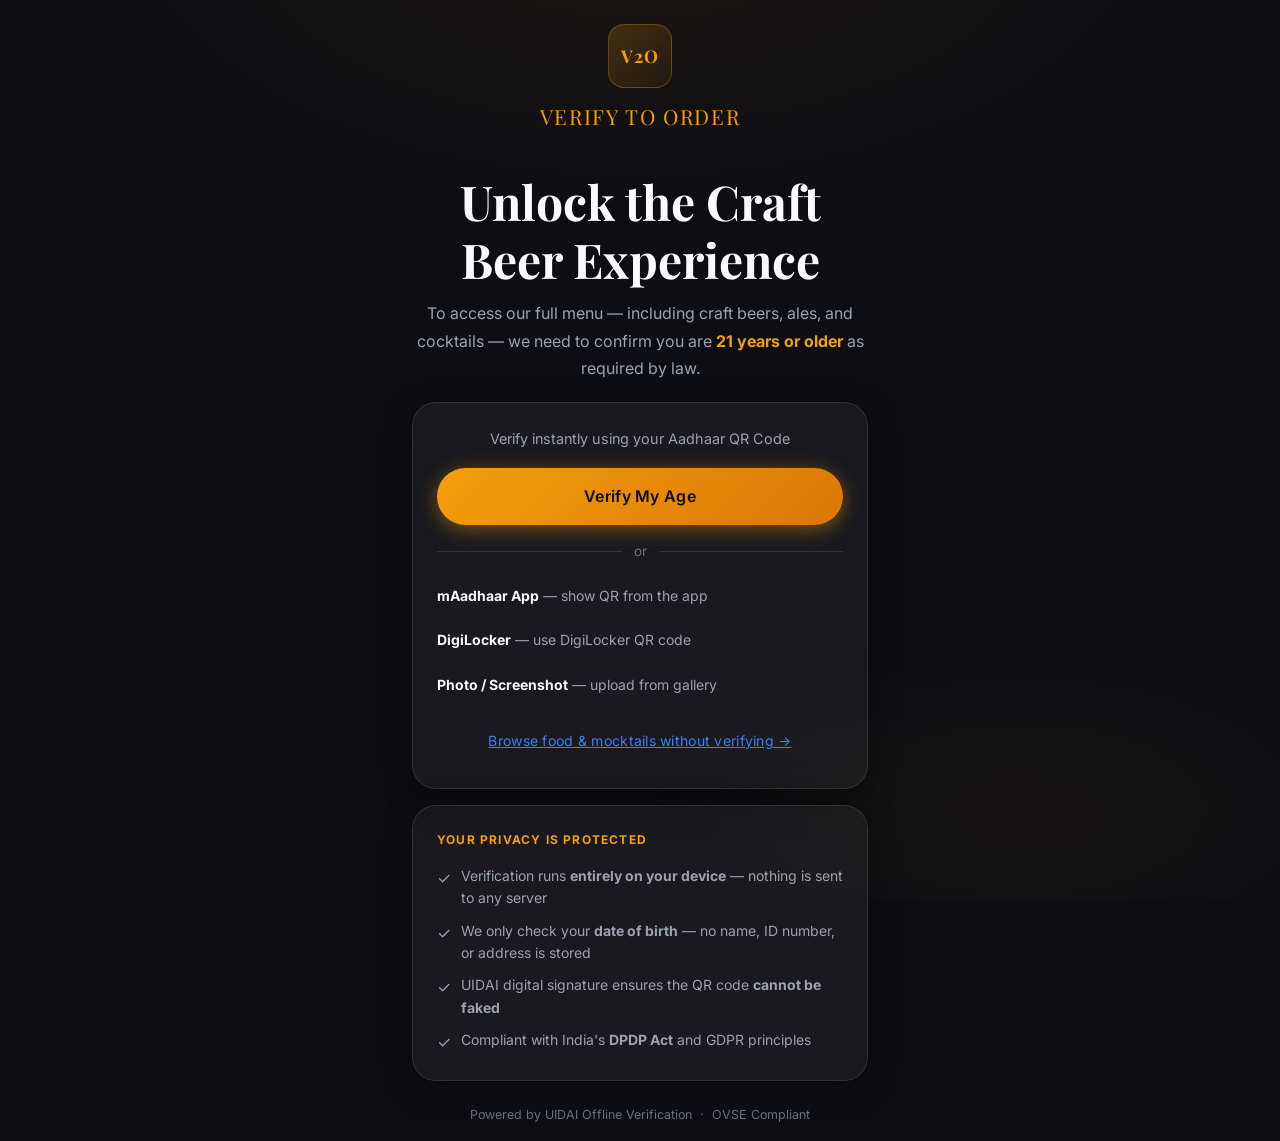
<file: index.html>
<!DOCTYPE html>
<html lang="en">
<head>
  <meta charset="UTF-8">
  <meta name="viewport" content="width=device-width, initial-scale=1.0, maximum-scale=1.0, user-scalable=no">
  <meta name="theme-color" content="#0d0d14">
  <meta name="apple-mobile-web-app-capable" content="yes">
  <meta name="apple-mobile-web-app-status-bar-style" content="black-translucent">
  <meta name="description" content="Age verification for Verify to Order craft beer experience">
  <title>Verify to Order (V2O) — Age Verification</title>
  <link rel="manifest" href="manifest.json">
  <link rel="icon" href="assets/icons/icon-192.svg" type="image/svg+xml">
  <link rel="apple-touch-icon" href="assets/icons/icon-192.svg">
  <link rel="preconnect" href="https://fonts.googleapis.com">
  <link rel="preconnect" href="https://fonts.gstatic.com" crossorigin>
  <link href="https://fonts.googleapis.com/css2?family=Inter:wght@300;400;500;600;700&family=Playfair+Display:wght@700&display=swap" rel="stylesheet">
  <link rel="stylesheet" href="css/style.css">
</head>
<body>

<div class="page">
  <div class="container">

    <!-- Header / Logo -->
    <header class="app-header fade-in">
      <div class="logo-mark">V2O</div>
      <div class="brand-name">VERIFY TO ORDER</div>
    </header>

    <!-- Hero -->
    <section class="fade-in delay-1" style="text-align:center; padding: 24px 0 20px;">
      <h1 style="margin-bottom:12px;">
        Unlock the Craft<br>Beer Experience
      </h1>
      <p>
        To access our full menu — including craft beers, ales, and cocktails —
        we need to confirm you are <strong style="color:var(--amber);">21 years or older</strong>
        as required by law.
      </p>
    </section>

    <!-- Age gate card -->
    <div class="card fade-in delay-2" style="margin-bottom:16px;">
      <p style="font-size:0.9rem; margin-bottom:16px; text-align:center; color:var(--text-secondary);">
        Verify instantly using your Aadhaar QR Code
      </p>

      <a href="scan.html" class="btn btn-primary">
        Verify My Age
      </a>

      <div class="divider mt-16 mb-16">or</div>

      <!-- What you can use -->
      <div style="display:flex; flex-direction:column; gap:10px; margin-bottom:16px;">
        <div style="font-size:0.875rem; color:var(--text-secondary); padding: 6px 0;">
          <strong style="color:var(--text-primary);">mAadhaar App</strong> — show QR from the app
        </div>
        <div style="font-size:0.875rem; color:var(--text-secondary); padding: 6px 0;">
          <strong style="color:var(--text-primary);">DigiLocker</strong> — use DigiLocker QR code
        </div>
        <div style="font-size:0.875rem; color:var(--text-secondary); padding: 6px 0;">
          <strong style="color:var(--text-primary);">Photo / Screenshot</strong> — upload from gallery
        </div>
      </div>

      <a href="menu-safe.html" class="btn btn-ghost" style="font-size:0.875rem; text-decoration:underline; color:var(--blue);">
        Browse food &amp; mocktails without verifying →
      </a>
    </div>

    <!-- Privacy assurance -->
    <div class="card fade-in delay-3">
      <p style="font-size:0.75rem; font-weight:700; letter-spacing:0.1em; text-transform:uppercase; color:var(--amber); margin-bottom:14px;">
        Your Privacy is Protected
      </p>
      <ul class="privacy-list">
        <li>
          <span class="icon">✓</span>
          <span>Verification runs <strong>entirely on your device</strong> — nothing is sent to any server</span>
        </li>
        <li>
          <span class="icon">✓</span>
          <span>We only check your <strong>date of birth</strong> — no name, ID number, or address is stored</span>
        </li>
        <li>
          <span class="icon">✓</span>
          <span>UIDAI digital signature ensures the QR code <strong>cannot be faked</strong></span>
        </li>
        <li>
          <span class="icon">✓</span>
          <span>Compliant with India's <strong>DPDP Act</strong> and GDPR principles</span>
        </li>
      </ul>
    </div>

    <!-- Footer -->
    <footer style="text-align:center; padding:24px 0 16px; color:var(--text-muted); font-size:0.78rem;">
      Powered by UIDAI Offline Verification &nbsp;·&nbsp; OVSE Compliant
    </footer>

  </div><!-- /container -->
</div><!-- /page -->

<script>
  // Register service worker
  if ('serviceWorker' in navigator) {
    navigator.serviceWorker.register('sw.js').catch(() => {});
  }
</script>

</body>
</html>
</file>
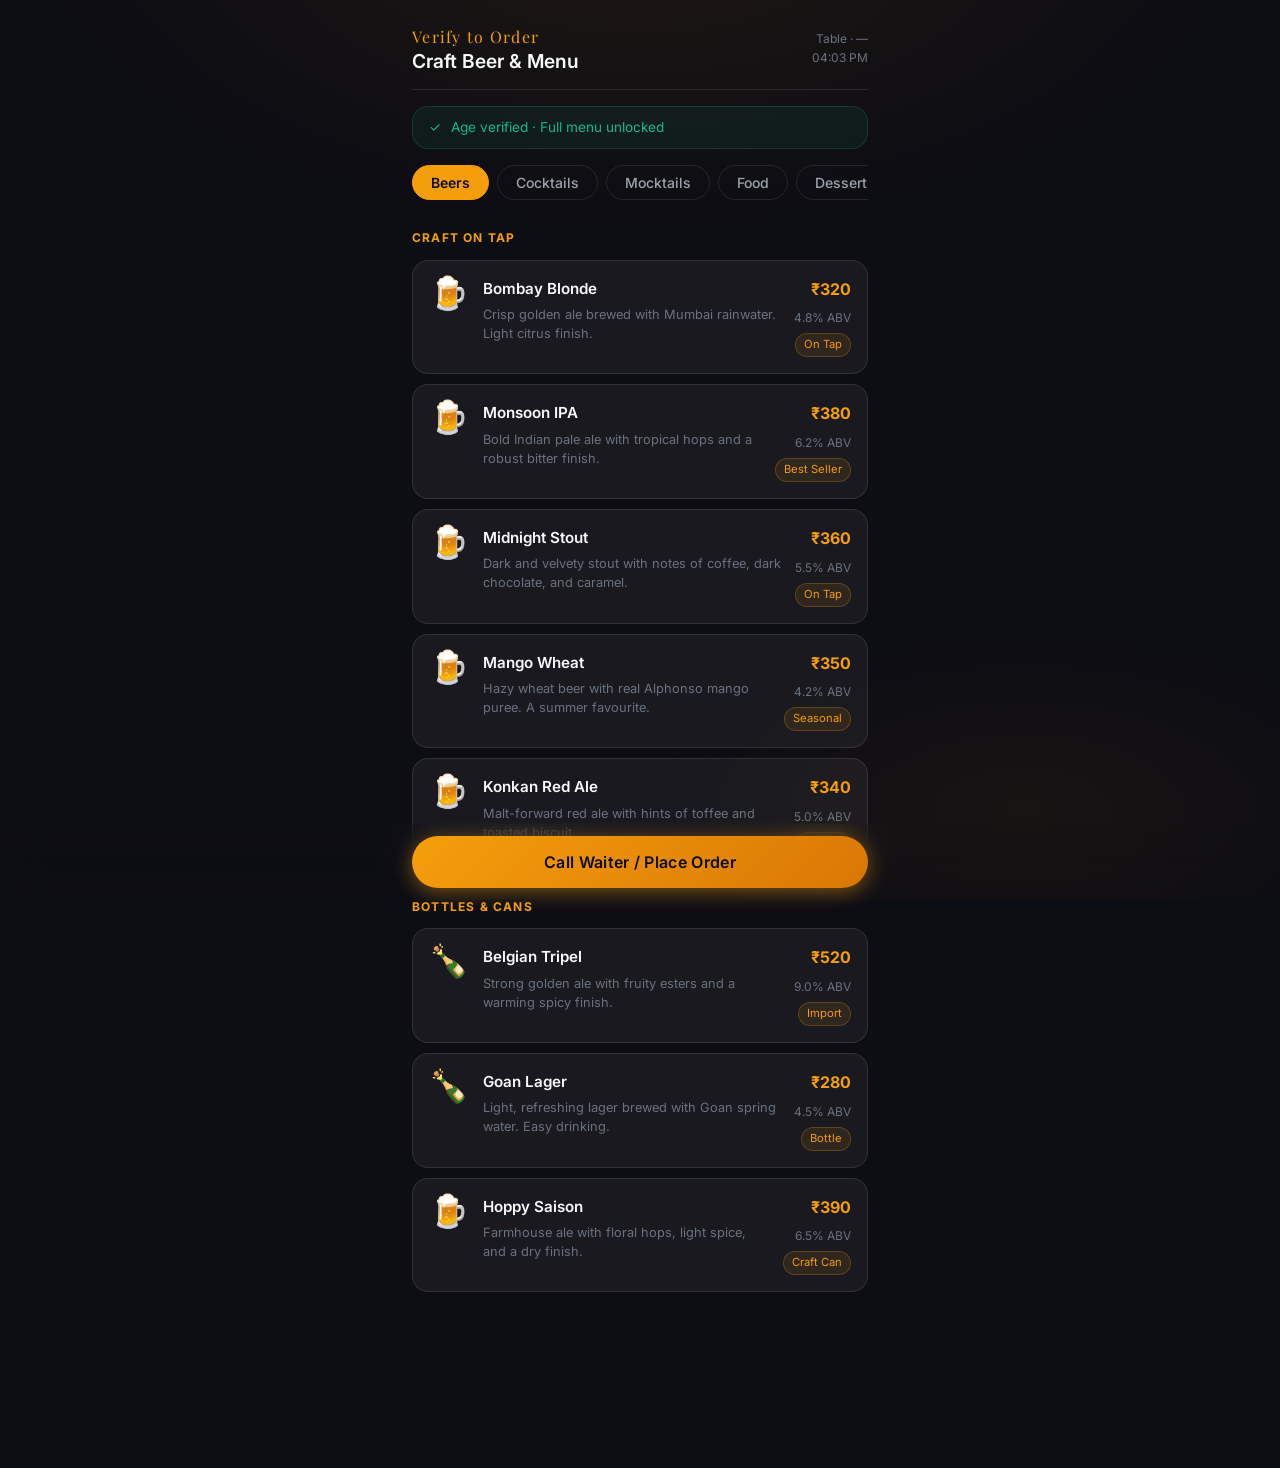
<file: menu-full.html>
<!DOCTYPE html>
<html lang="en">
<head>
  <meta charset="UTF-8">
  <meta name="viewport" content="width=device-width, initial-scale=1.0, maximum-scale=1.0, user-scalable=no">
  <meta name="theme-color" content="#0d0d14">
  <meta name="apple-mobile-web-app-capable" content="yes">
  <title>Full Menu — Verify to Order</title>
  <link rel="manifest" href="manifest.json">
  <link rel="icon" href="assets/icons/icon-192.svg" type="image/svg+xml">
  <link rel="preconnect" href="https://fonts.googleapis.com">
  <link rel="preconnect" href="https://fonts.gstatic.com" crossorigin>
  <link href="https://fonts.googleapis.com/css2?family=Inter:wght@300;400;500;600;700&family=Playfair+Display:wght@700&display=swap" rel="stylesheet">
  <link rel="stylesheet" href="css/style.css">
</head>
<body>

<div class="page">
  <div class="container">

    <!-- Menu Header -->
    <header class="menu-header">
      <div style="display:flex; align-items:center; justify-content:space-between;">
        <div>
          <div class="brand-name" style="font-size:1rem;">Verify to Order</div>
          <h2 style="font-size:1.2rem; font-family:var(--font-sans); font-weight:600; margin:0;">Craft Beer &amp; Menu</h2>
        </div>
        <div style="text-align:right;">
          <div style="font-size:0.75rem; color:var(--text-muted);" id="table-info">Table ·  —</div>
          <div style="font-size:0.75rem; color:var(--text-muted);" id="time-info"></div>
        </div>
      </div>
    </header>

    <!-- Verified strip -->
    <div class="verify-strip fade-in">
      <span>✓</span>
      <span id="verify-label">Age verified · Full menu unlocked</span>
    </div>

    <!-- Category Tabs -->
    <div class="menu-tabs mb-16">
      <button class="menu-tab active" onclick="showSection('beers')">Beers</button>
      <button class="menu-tab" onclick="showSection('cocktails')">Cocktails</button>
      <button class="menu-tab" onclick="showSection('mocktails')">Mocktails</button>
      <button class="menu-tab" onclick="showSection('food')">Food</button>
      <button class="menu-tab" onclick="showSection('desserts')">Desserts</button>
    </div>

    <!-- ===== BEERS ===== -->
    <div id="section-beers" class="menu-section active">

      <div class="section-label">Craft On Tap</div>

      <div class="menu-item fade-in">
        <span class="menu-item-emoji">🍺</span>
        <div class="menu-item-info">
          <h4>Bombay Blonde</h4>
          <p>Crisp golden ale brewed with Mumbai rainwater. Light citrus finish.</p>
        </div>
        <div class="menu-item-meta">
          <span class="price">₹320</span>
          <span class="abv">4.8% ABV</span>
          <span class="menu-item-tag">On Tap</span>
        </div>
      </div>

      <div class="menu-item fade-in delay-1">
        <span class="menu-item-emoji">🍺</span>
        <div class="menu-item-info">
          <h4>Monsoon IPA</h4>
          <p>Bold Indian pale ale with tropical hops and a robust bitter finish.</p>
        </div>
        <div class="menu-item-meta">
          <span class="price">₹380</span>
          <span class="abv">6.2% ABV</span>
          <span class="menu-item-tag">Best Seller</span>
        </div>
      </div>

      <div class="menu-item fade-in delay-2">
        <span class="menu-item-emoji">🍺</span>
        <div class="menu-item-info">
          <h4>Midnight Stout</h4>
          <p>Dark and velvety stout with notes of coffee, dark chocolate, and caramel.</p>
        </div>
        <div class="menu-item-meta">
          <span class="price">₹360</span>
          <span class="abv">5.5% ABV</span>
          <span class="menu-item-tag">On Tap</span>
        </div>
      </div>

      <div class="menu-item fade-in delay-3">
        <span class="menu-item-emoji">🍺</span>
        <div class="menu-item-info">
          <h4>Mango Wheat</h4>
          <p>Hazy wheat beer with real Alphonso mango puree. A summer favourite.</p>
        </div>
        <div class="menu-item-meta">
          <span class="price">₹350</span>
          <span class="abv">4.2% ABV</span>
          <span class="menu-item-tag">Seasonal</span>
        </div>
      </div>

      <div class="menu-item">
        <span class="menu-item-emoji">🍺</span>
        <div class="menu-item-info">
          <h4>Konkan Red Ale</h4>
          <p>Malt-forward red ale with hints of toffee and toasted biscuit.</p>
        </div>
        <div class="menu-item-meta">
          <span class="price">₹340</span>
          <span class="abv">5.0% ABV</span>
          <span class="menu-item-tag">On Tap</span>
        </div>
      </div>

      <div class="section-label">Bottles &amp; Cans</div>

      <div class="menu-item">
        <span class="menu-item-emoji">🍾</span>
        <div class="menu-item-info">
          <h4>Belgian Tripel</h4>
          <p>Strong golden ale with fruity esters and a warming spicy finish.</p>
        </div>
        <div class="menu-item-meta">
          <span class="price">₹520</span>
          <span class="abv">9.0% ABV</span>
          <span class="menu-item-tag">Import</span>
        </div>
      </div>

      <div class="menu-item">
        <span class="menu-item-emoji">🍾</span>
        <div class="menu-item-info">
          <h4>Goan Lager</h4>
          <p>Light, refreshing lager brewed with Goan spring water. Easy drinking.</p>
        </div>
        <div class="menu-item-meta">
          <span class="price">₹280</span>
          <span class="abv">4.5% ABV</span>
          <span class="menu-item-tag">Bottle</span>
        </div>
      </div>

      <div class="menu-item">
        <span class="menu-item-emoji">🍺</span>
        <div class="menu-item-info">
          <h4>Hoppy Saison</h4>
          <p>Farmhouse ale with floral hops, light spice, and a dry finish.</p>
        </div>
        <div class="menu-item-meta">
          <span class="price">₹390</span>
          <span class="abv">6.5% ABV</span>
          <span class="menu-item-tag">Craft Can</span>
        </div>
      </div>

    </div><!-- /beers -->

    <!-- ===== COCKTAILS ===== -->
    <div id="section-cocktails" class="menu-section">

      <div class="section-label">Signature Cocktails</div>

      <div class="menu-item">
        <span class="menu-item-emoji">🍹</span>
        <div class="menu-item-info">
          <h4>Masala Old Fashioned</h4>
          <p>Whisky, house-made chai bitters, jaggery syrup, orange peel.</p>
        </div>
        <div class="menu-item-meta">
          <span class="price">₹580</span>
          <span class="menu-item-tag">House Special</span>
        </div>
      </div>

      <div class="menu-item">
        <span class="menu-item-emoji">🍹</span>
        <div class="menu-item-info">
          <h4>Tamarind Margarita</h4>
          <p>Tequila, fresh tamarind pulp, lime juice, chilli salt rim.</p>
        </div>
        <div class="menu-item-meta">
          <span class="price">₹620</span>
          <span class="menu-item-tag">Popular</span>
        </div>
      </div>

      <div class="menu-item">
        <span class="menu-item-emoji">🍹</span>
        <div class="menu-item-info">
          <h4>Kokum Gin Fizz</h4>
          <p>Premium gin, kokum syrup, tonic water, fresh mint, cucumber.</p>
        </div>
        <div class="menu-item-meta">
          <span class="price">₹560</span>
          <span class="menu-item-tag">Refreshing</span>
        </div>
      </div>

      <div class="menu-item">
        <span class="menu-item-emoji">🍹</span>
        <div class="menu-item-info">
          <h4>Paan Mojito</h4>
          <p>White rum, paan leaves, lime, mint, sugar, soda.</p>
        </div>
        <div class="menu-item-meta">
          <span class="price">₹480</span>
          <span class="menu-item-tag">Indian Twist</span>
        </div>
      </div>

      <div class="menu-item">
        <span class="menu-item-emoji">🥃</span>
        <div class="menu-item-info">
          <h4>Beer Sangria</h4>
          <p>Red wine, house IPA, orange juice, seasonal fruits, cinnamon.</p>
        </div>
        <div class="menu-item-meta">
          <span class="price">₹520</span>
          <span class="menu-item-tag">Signature</span>
        </div>
      </div>

      <div class="section-label">Spirits</div>

      <div class="menu-item">
        <span class="menu-item-emoji">🥃</span>
        <div class="menu-item-info">
          <h4>Single Malt Scotch</h4>
          <p>Curated selection — ask your server for today's dram.</p>
        </div>
        <div class="menu-item-meta">
          <span class="price">₹800+</span>
          <span class="menu-item-tag">Premium</span>
        </div>
      </div>

    </div><!-- /cocktails -->

    <!-- ===== MOCKTAILS ===== -->
    <div id="section-mocktails" class="menu-section">

      <div class="section-label">Zero-Proof Cocktails</div>

      <div class="menu-item">
        <span class="menu-item-emoji">🥤</span>
        <div class="menu-item-info">
          <h4>Spiced Jaljeera</h4>
          <p>Cumin water, mint, lemon, black salt, roasted spices. A classic reborn.</p>
        </div>
        <div class="menu-item-meta"><span class="price">₹180</span></div>
      </div>

      <div class="menu-item">
        <span class="menu-item-emoji">🥤</span>
        <div class="menu-item-info">
          <h4>Watermelon Basil Cooler</h4>
          <p>Fresh watermelon, basil, lime, ginger beer, sea salt.</p>
        </div>
        <div class="menu-item-meta"><span class="price">₹220</span></div>
      </div>

      <div class="menu-item">
        <span class="menu-item-emoji">🥤</span>
        <div class="menu-item-info">
          <h4>Blue Lagoon Slushie</h4>
          <p>Blue curacao syrup, lemon, soda, crushed ice. Eye-catching.</p>
        </div>
        <div class="menu-item-meta"><span class="price">₹200</span></div>
      </div>

    </div><!-- /mocktails -->

    <!-- ===== FOOD ===== -->
    <div id="section-food" class="menu-section">

      <div class="section-label">Small Plates &amp; Sharing</div>

      <div class="menu-item">
        <span class="menu-item-emoji">🍗</span>
        <div class="menu-item-info">
          <h4>Beer-Battered Wings</h4>
          <p>12 pcs crispy wings, tossed in house IPA glaze, blue cheese dip.</p>
        </div>
        <div class="menu-item-meta"><span class="price">₹480</span></div>
      </div>

      <div class="menu-item">
        <span class="menu-item-emoji">🧀</span>
        <div class="menu-item-info">
          <h4>Loaded Nachos</h4>
          <p>Corn tortilla chips, three-cheese sauce, jalapeños, salsa, guac.</p>
        </div>
        <div class="menu-item-meta"><span class="price">₹380</span></div>
      </div>

      <div class="menu-item">
        <span class="menu-item-emoji">🌮</span>
        <div class="menu-item-info">
          <h4>Pulled Pork Tacos (3 pcs)</h4>
          <p>Slow-smoked pork, cabbage slaw, chipotle mayo, pickled onions.</p>
        </div>
        <div class="menu-item-meta"><span class="price">₹520</span></div>
      </div>

      <div class="menu-item">
        <span class="menu-item-emoji">🍕</span>
        <div class="menu-item-info">
          <h4>Craft Beer Flatbread</h4>
          <p>Malted crust, caramelised onions, brie, fig jam, arugula.</p>
        </div>
        <div class="menu-item-meta"><span class="price">₹450</span></div>
      </div>

      <div class="section-label">Mains</div>

      <div class="menu-item">
        <span class="menu-item-emoji">🍔</span>
        <div class="menu-item-info">
          <h4>Brewery Burger</h4>
          <p>Double smash patty, aged cheddar, IPA onions, house sauce, brioche bun.</p>
        </div>
        <div class="menu-item-meta"><span class="price">₹560</span></div>
      </div>

      <div class="menu-item">
        <span class="menu-item-emoji">🥩</span>
        <div class="menu-item-info">
          <h4>Beer-Braised Short Rib</h4>
          <p>Slow-cooked in stout, truffle mash, roasted carrots, herb oil.</p>
        </div>
        <div class="menu-item-meta"><span class="price">₹980</span></div>
      </div>

      <div class="menu-item">
        <span class="menu-item-emoji">🐟</span>
        <div class="menu-item-info">
          <h4>Fish &amp; Chips</h4>
          <p>Golden ale batter, flaky white fish, hand-cut fries, tartare sauce.</p>
        </div>
        <div class="menu-item-meta"><span class="price">₹680</span></div>
      </div>

      <div class="menu-item">
        <span class="menu-item-emoji">🥗</span>
        <div class="menu-item-info">
          <h4>Halloumi Harvest Bowl</h4>
          <p>Grilled halloumi, roasted veg, quinoa, tahini dressing. (V)</p>
        </div>
        <div class="menu-item-meta"><span class="price">₹520</span></div>
      </div>

    </div><!-- /food -->

    <!-- ===== DESSERTS ===== -->
    <div id="section-desserts" class="menu-section">

      <div class="section-label">Sweet Endings</div>

      <div class="menu-item">
        <span class="menu-item-emoji">🍮</span>
        <div class="menu-item-info">
          <h4>Stout Chocolate Fondant</h4>
          <p>Warm dark chocolate cake with liquid stout centre, vanilla ice cream.</p>
        </div>
        <div class="menu-item-meta"><span class="price">₹320</span></div>
      </div>

      <div class="menu-item">
        <span class="menu-item-emoji">🍦</span>
        <div class="menu-item-info">
          <h4>Beer Float</h4>
          <p>A scoop of vanilla ice cream in your choice of craft ale. Classic.</p>
        </div>
        <div class="menu-item-meta"><span class="price">₹280</span></div>
      </div>

      <div class="menu-item">
        <span class="menu-item-emoji">🍰</span>
        <div class="menu-item-info">
          <h4>Mango Panna Cotta</h4>
          <p>Silky cream set with alphonso mango, saffron gel, pistachio crumble.</p>
        </div>
        <div class="menu-item-meta"><span class="price">₹280</span></div>
      </div>

    </div><!-- /desserts -->

    <!-- Bottom spacer for order bar -->
    <div style="height:90px;"></div>

  </div><!-- /container -->
</div><!-- /page -->

<!-- Sticky order bar -->
<div class="order-bar">
  <div class="container">
    <button class="btn btn-primary" onclick="placeOrder()">
      Call Waiter / Place Order
    </button>
  </div>
</div>

<script>
  // ---- Tab switching ----
  function showSection(id) {
    document.querySelectorAll('.menu-section').forEach((s) => s.classList.remove('active'));
    document.querySelectorAll('.menu-tab').forEach((t) => t.classList.remove('active'));
    document.getElementById('section-' + id).classList.add('active');
    event.target.classList.add('active');
  }

  // ---- Session banner ----
  const session = JSON.parse(sessionStorage.getItem('hop_verify') || '{}');
  if (session.age) {
    document.getElementById('verify-label').textContent =
      `Age ${session.age} verified ✓ · Full menu unlocked`;
  }

  const timeEl = document.getElementById('time-info');
  timeEl.textContent = new Date().toLocaleTimeString([], { hour: '2-digit', minute: '2-digit' });

  // Read table number from URL param if present
  const tableParam = new URLSearchParams(window.location.search).get('table');
  if (tableParam) {
    document.getElementById('table-info').textContent = `Table · ${tableParam}`;
  }

  // ---- Place order placeholder ----
  function placeOrder() {
    alert('A waiter has been notified! They will be with you shortly.');
  }
</script>

</body>
</html>
</file>
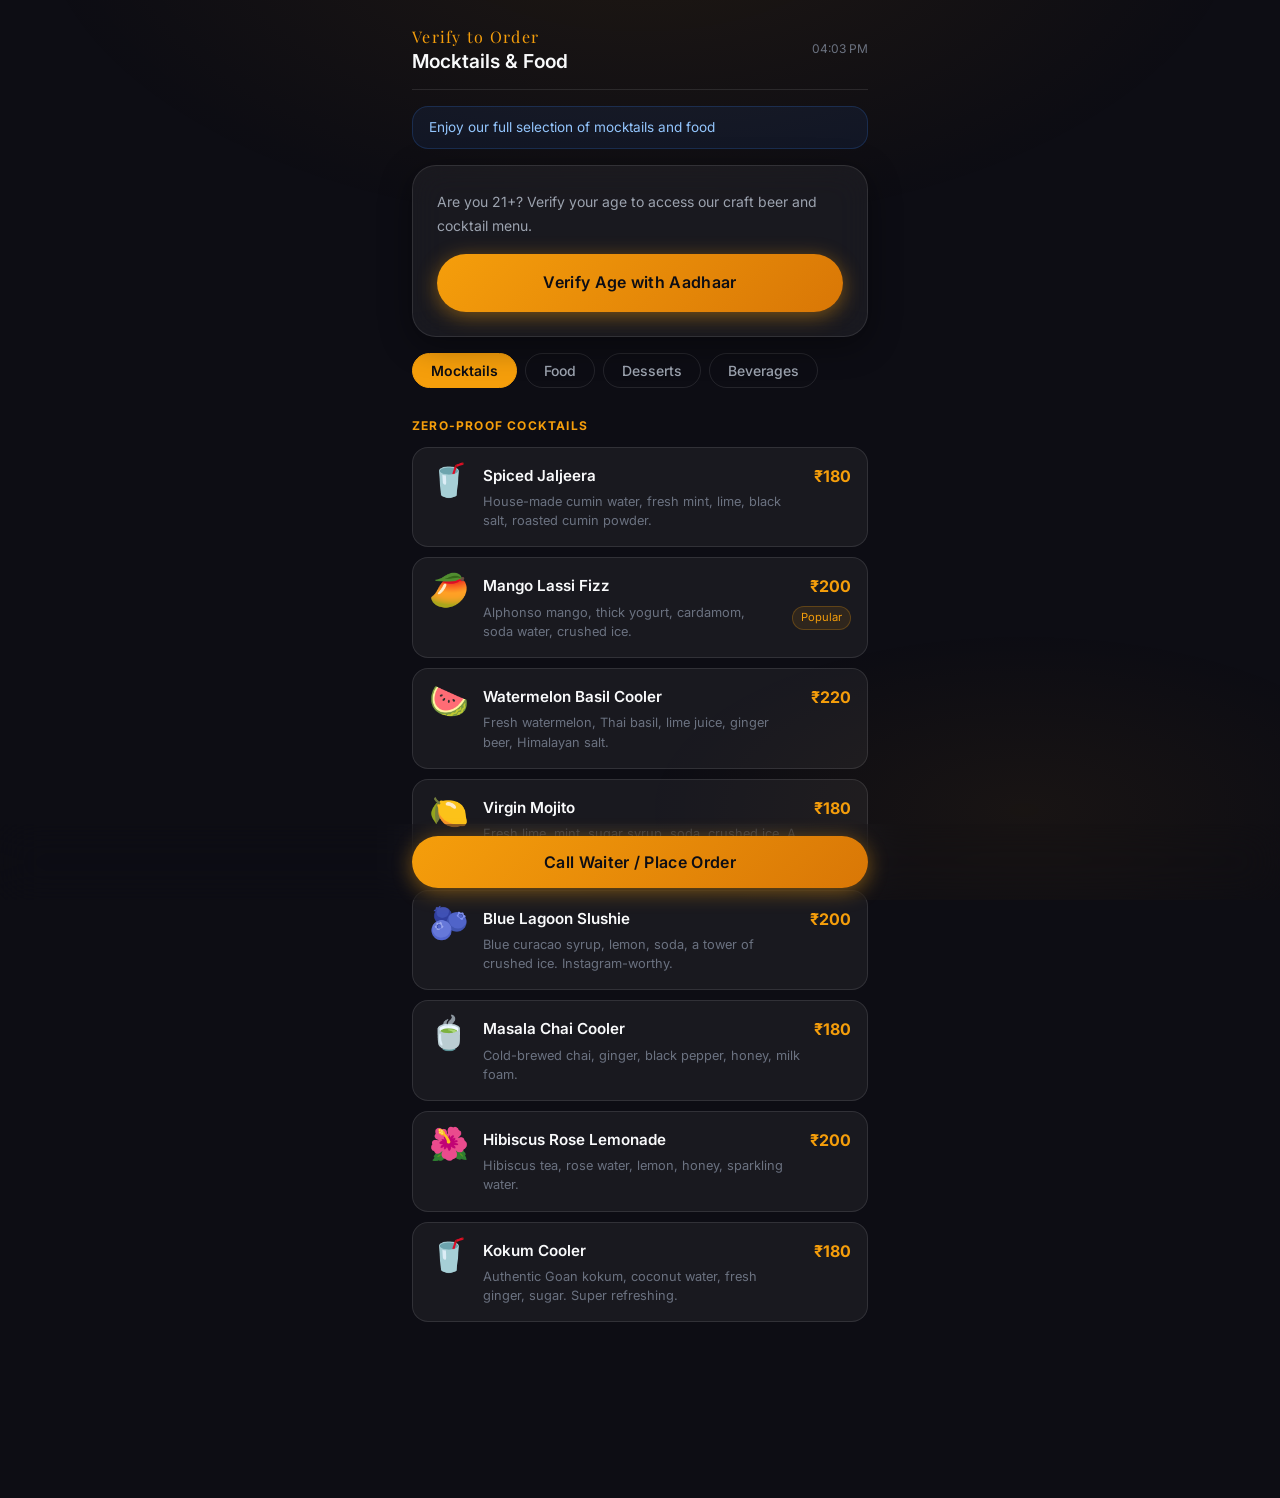
<file: menu-safe.html>
<!DOCTYPE html>
<html lang="en">
<head>
  <meta charset="UTF-8">
  <meta name="viewport" content="width=device-width, initial-scale=1.0, maximum-scale=1.0, user-scalable=no">
  <meta name="theme-color" content="#0d0d14">
  <meta name="apple-mobile-web-app-capable" content="yes">
  <title>Mocktails &amp; Food — Verify to Order</title>
  <link rel="manifest" href="manifest.json">
  <link rel="icon" href="assets/icons/icon-192.svg" type="image/svg+xml">
  <link rel="preconnect" href="https://fonts.googleapis.com">
  <link rel="preconnect" href="https://fonts.gstatic.com" crossorigin>
  <link href="https://fonts.googleapis.com/css2?family=Inter:wght@300;400;500;600;700&family=Playfair+Display:wght@700&display=swap" rel="stylesheet">
  <link rel="stylesheet" href="css/style.css">
</head>
<body>

<div class="page">
  <div class="container">

    <!-- Header -->
    <header class="menu-header">
      <div style="display:flex; align-items:center; justify-content:space-between;">
        <div>
          <div class="brand-name" style="font-size:1rem;">Verify to Order</div>
          <h2 style="font-size:1.2rem; font-family:var(--font-sans); font-weight:600; margin:0;">
            Mocktails &amp; Food
          </h2>
        </div>
        <div style="text-align:right; font-size:0.75rem; color:var(--text-muted);">
          <div id="time-info"></div>
        </div>
      </div>
    </header>

    <!-- Status strip -->
    <div id="status-strip" class="fade-in"
         style="display:flex;align-items:center;gap:10px;padding:10px 16px;
                background:rgba(59,130,246,0.08);border:1px solid rgba(59,130,246,0.2);
                border-radius:var(--radius-md);margin-bottom:16px;font-size:0.85rem;color:#93c5fd;">
      <span id="status-label">Enjoy our full selection of mocktails and food</span>
    </div>

    <!-- Verify CTA (shown when redirected for age) -->
    <div id="verify-cta" class="card mb-16" style="display:none;">
      <p style="font-size:0.875rem; color:var(--text-secondary); margin-bottom:16px;">
        Are you 21+? Verify your age to access our craft beer and cocktail menu.
      </p>
      <a href="scan.html" class="btn btn-primary">
        Verify Age with Aadhaar
      </a>
    </div>

    <!-- Category Tabs -->
    <div class="menu-tabs mb-16">
      <button class="menu-tab active" onclick="showSection('mocktails')">Mocktails</button>
      <button class="menu-tab" onclick="showSection('food')">Food</button>
      <button class="menu-tab" onclick="showSection('desserts')">Desserts</button>
      <button class="menu-tab" onclick="showSection('beverages')">Beverages</button>
    </div>

    <!-- ===== MOCKTAILS ===== -->
    <div id="section-mocktails" class="menu-section active">

      <div class="section-label">Zero-Proof Cocktails</div>

      <div class="menu-item fade-in">
        <span class="menu-item-emoji">🥤</span>
        <div class="menu-item-info">
          <h4>Spiced Jaljeera</h4>
          <p>House-made cumin water, fresh mint, lime, black salt, roasted cumin powder.</p>
        </div>
        <div class="menu-item-meta"><span class="price">₹180</span></div>
      </div>

      <div class="menu-item fade-in delay-1">
        <span class="menu-item-emoji">🥭</span>
        <div class="menu-item-info">
          <h4>Mango Lassi Fizz</h4>
          <p>Alphonso mango, thick yogurt, cardamom, soda water, crushed ice.</p>
        </div>
        <div class="menu-item-meta">
          <span class="price">₹200</span>
          <span class="menu-item-tag">Popular</span>
        </div>
      </div>

      <div class="menu-item fade-in delay-2">
        <span class="menu-item-emoji">🍉</span>
        <div class="menu-item-info">
          <h4>Watermelon Basil Cooler</h4>
          <p>Fresh watermelon, Thai basil, lime juice, ginger beer, Himalayan salt.</p>
        </div>
        <div class="menu-item-meta"><span class="price">₹220</span></div>
      </div>

      <div class="menu-item fade-in delay-3">
        <span class="menu-item-emoji">🍋</span>
        <div class="menu-item-info">
          <h4>Virgin Mojito</h4>
          <p>Fresh lime, mint, sugar syrup, soda, crushed ice. A timeless cooler.</p>
        </div>
        <div class="menu-item-meta"><span class="price">₹180</span></div>
      </div>

      <div class="menu-item">
        <span class="menu-item-emoji">🫐</span>
        <div class="menu-item-info">
          <h4>Blue Lagoon Slushie</h4>
          <p>Blue curacao syrup, lemon, soda, a tower of crushed ice. Instagram-worthy.</p>
        </div>
        <div class="menu-item-meta"><span class="price">₹200</span></div>
      </div>

      <div class="menu-item">
        <span class="menu-item-emoji">🍵</span>
        <div class="menu-item-info">
          <h4>Masala Chai Cooler</h4>
          <p>Cold-brewed chai, ginger, black pepper, honey, milk foam.</p>
        </div>
        <div class="menu-item-meta"><span class="price">₹180</span></div>
      </div>

      <div class="menu-item">
        <span class="menu-item-emoji">🌺</span>
        <div class="menu-item-info">
          <h4>Hibiscus Rose Lemonade</h4>
          <p>Hibiscus tea, rose water, lemon, honey, sparkling water.</p>
        </div>
        <div class="menu-item-meta"><span class="price">₹200</span></div>
      </div>

      <div class="menu-item">
        <span class="menu-item-emoji">🥤</span>
        <div class="menu-item-info">
          <h4>Kokum Cooler</h4>
          <p>Authentic Goan kokum, coconut water, fresh ginger, sugar. Super refreshing.</p>
        </div>
        <div class="menu-item-meta"><span class="price">₹180</span></div>
      </div>

    </div><!-- /mocktails -->

    <!-- ===== FOOD ===== -->
    <div id="section-food" class="menu-section">

      <div class="section-label">Small Plates &amp; Sharing</div>

      <div class="menu-item">
        <span class="menu-item-emoji">🥜</span>
        <div class="menu-item-info">
          <h4>Masala Peanuts &amp; Chaat</h4>
          <p>Crispy puffed rice, tamarind, green chutney, onions, sev. A classic!</p>
        </div>
        <div class="menu-item-meta"><span class="price">₹160</span></div>
      </div>

      <div class="menu-item">
        <span class="menu-item-emoji">🧀</span>
        <div class="menu-item-info">
          <h4>Loaded Nachos (V)</h4>
          <p>Corn tortilla chips, three-cheese sauce, jalapeños, salsa, guacamole.</p>
        </div>
        <div class="menu-item-meta"><span class="price">₹380</span></div>
      </div>

      <div class="menu-item">
        <span class="menu-item-emoji">🥟</span>
        <div class="menu-item-info">
          <h4>Veg Momos (8 pcs)</h4>
          <p>Steamed or fried dumplings, ginger-soy dip, chilli oil.</p>
        </div>
        <div class="menu-item-meta"><span class="price">₹280</span></div>
      </div>

      <div class="menu-item">
        <span class="menu-item-emoji">🍕</span>
        <div class="menu-item-info">
          <h4>Margherita Flatbread (V)</h4>
          <p>Thin crust, San Marzano tomatoes, buffalo mozzarella, fresh basil.</p>
        </div>
        <div class="menu-item-meta"><span class="price">₹380</span></div>
      </div>

      <div class="section-label">Mains</div>

      <div class="menu-item">
        <span class="menu-item-emoji">🍔</span>
        <div class="menu-item-info">
          <h4>Veggie Smash Burger (V)</h4>
          <p>Black bean &amp; beetroot patty, smoked cheddar, lettuce, chipotle sauce.</p>
        </div>
        <div class="menu-item-meta"><span class="price">₹480</span></div>
      </div>

      <div class="menu-item">
        <span class="menu-item-emoji">🍗</span>
        <div class="menu-item-info">
          <h4>Tandoori Chicken Platter</h4>
          <p>Half chicken marinated in spiced yogurt, mint chutney, onion salad, naan.</p>
        </div>
        <div class="menu-item-meta"><span class="price">₹620</span></div>
      </div>

      <div class="menu-item">
        <span class="menu-item-emoji">🥗</span>
        <div class="menu-item-info">
          <h4>Halloumi Harvest Bowl (V)</h4>
          <p>Grilled halloumi, roasted seasonal veg, quinoa, tahini dressing, dukkah.</p>
        </div>
        <div class="menu-item-meta"><span class="price">₹520</span></div>
      </div>

      <div class="menu-item">
        <span class="menu-item-emoji">🍜</span>
        <div class="menu-item-info">
          <h4>Ramen Bowl</h4>
          <p>Umami broth, noodles, soft-boiled egg, bok choy, mushrooms, nori. (Veg option available)</p>
        </div>
        <div class="menu-item-meta"><span class="price">₹540</span></div>
      </div>

    </div><!-- /food -->

    <!-- ===== DESSERTS ===== -->
    <div id="section-desserts" class="menu-section">

      <div class="section-label">Sweet Endings</div>

      <div class="menu-item">
        <span class="menu-item-emoji">🍮</span>
        <div class="menu-item-info">
          <h4>Chocolate Lava Cake</h4>
          <p>Warm dark chocolate cake, molten centre, vanilla ice cream, berry coulis.</p>
        </div>
        <div class="menu-item-meta"><span class="price">₹320</span></div>
      </div>

      <div class="menu-item">
        <span class="menu-item-emoji">🍰</span>
        <div class="menu-item-info">
          <h4>Mango Panna Cotta (V)</h4>
          <p>Set cream, alphonso mango, saffron gel, pistachio crumble.</p>
        </div>
        <div class="menu-item-meta"><span class="price">₹280</span></div>
      </div>

      <div class="menu-item">
        <span class="menu-item-emoji">🍦</span>
        <div class="menu-item-info">
          <h4>Artisanal Ice Cream (3 scoops)</h4>
          <p>Ask your server for today's flavours. Always 3 rotating local flavours.</p>
        </div>
        <div class="menu-item-meta"><span class="price">₹220</span></div>
      </div>

      <div class="menu-item">
        <span class="menu-item-emoji">🧆</span>
        <div class="menu-item-info">
          <h4>Gulab Jamun Sundae</h4>
          <p>Warm gulab jamun over vanilla ice cream, rose syrup, crushed pistachios.</p>
        </div>
        <div class="menu-item-meta"><span class="price">₹260</span></div>
      </div>

    </div><!-- /desserts -->

    <!-- ===== BEVERAGES ===== -->
    <div id="section-beverages" class="menu-section">

      <div class="section-label">Coffee</div>

      <div class="menu-item">
        <span class="menu-item-emoji">☕</span>
        <div class="menu-item-info">
          <h4>Cold Brew Coffee</h4>
          <p>18-hour cold extraction, served over ice. Bold, smooth, low-acid.</p>
        </div>
        <div class="menu-item-meta"><span class="price">₹200</span></div>
      </div>

      <div class="menu-item">
        <span class="menu-item-emoji">🧋</span>
        <div class="menu-item-info">
          <h4>Dalgona Whip Coffee</h4>
          <p>Whipped instant coffee, chilled milk, optional flavoured syrup.</p>
        </div>
        <div class="menu-item-meta"><span class="price">₹180</span></div>
      </div>

      <div class="menu-item">
        <span class="menu-item-emoji">☕</span>
        <div class="menu-item-info">
          <h4>Signature Cappuccino</h4>
          <p>Double espresso, micro-foam milk, cocoa dust. Latte art on request.</p>
        </div>
        <div class="menu-item-meta"><span class="price">₹160</span></div>
      </div>

      <div class="section-label">Hot Drinks</div>

      <div class="menu-item">
        <span class="menu-item-emoji">🍵</span>
        <div class="menu-item-info">
          <h4>Masala Chai</h4>
          <p>Traditional spiced tea, brewed strong with milk. Served in a kulhad.</p>
        </div>
        <div class="menu-item-meta"><span class="price">₹100</span></div>
      </div>

      <div class="menu-item">
        <span class="menu-item-emoji">🍫</span>
        <div class="menu-item-info">
          <h4>Dark Hot Chocolate</h4>
          <p>70% cacao, warm milk, chilli flakes, cinnamon. A warming classic.</p>
        </div>
        <div class="menu-item-meta"><span class="price">₹200</span></div>
      </div>

    </div><!-- /beverages -->

    <!-- Bottom spacer -->
    <div style="height:90px;"></div>

  </div><!-- /container -->
</div><!-- /page -->

<!-- Sticky order bar -->
<div class="order-bar">
  <div class="container">
    <button class="btn btn-primary" onclick="placeOrder()">
      Call Waiter / Place Order
    </button>
  </div>
</div>

<script>
  function showSection(id) {
    document.querySelectorAll('.menu-section').forEach((s) => s.classList.remove('active'));
    document.querySelectorAll('.menu-tab').forEach((t) => t.classList.remove('active'));
    document.getElementById('section-' + id).classList.add('active');
    event.target.classList.add('active');
  }

  function placeOrder() {
    alert('A waiter has been notified! They will be with you shortly. 🙏');
  }

  // Set time
  document.getElementById('time-info').textContent =
    new Date().toLocaleTimeString([], { hour: '2-digit', minute: '2-digit' });

  // Personalise the status strip based on how user arrived here
  const reason  = new URLSearchParams(window.location.search).get('reason');
  const session = JSON.parse(sessionStorage.getItem('hop_verify') || '{}');

  if (reason === 'minor' && session.age) {
    document.getElementById('status-label').textContent =
      `Age ${session.age} verified — showing age-appropriate menu`;
    document.getElementById('status-strip').style.background = 'rgba(239,68,68,0.08)';
    document.getElementById('status-strip').style.borderColor = 'rgba(239,68,68,0.2)';
    document.getElementById('status-strip').style.color = '#fca5a5';
    document.getElementById('status-strip').style.display = 'flex';
  } else if (reason === 'borderline') {
    document.getElementById('status-label').textContent =
      'Age borderline — please ask staff for assistance with full menu access';
    document.getElementById('verify-cta').style.display = 'block';
  } else if (!reason) {
    // Browsing without verification — show verify CTA
    document.getElementById('verify-cta').style.display = 'block';
  }
</script>

</body>
</html>
</file>
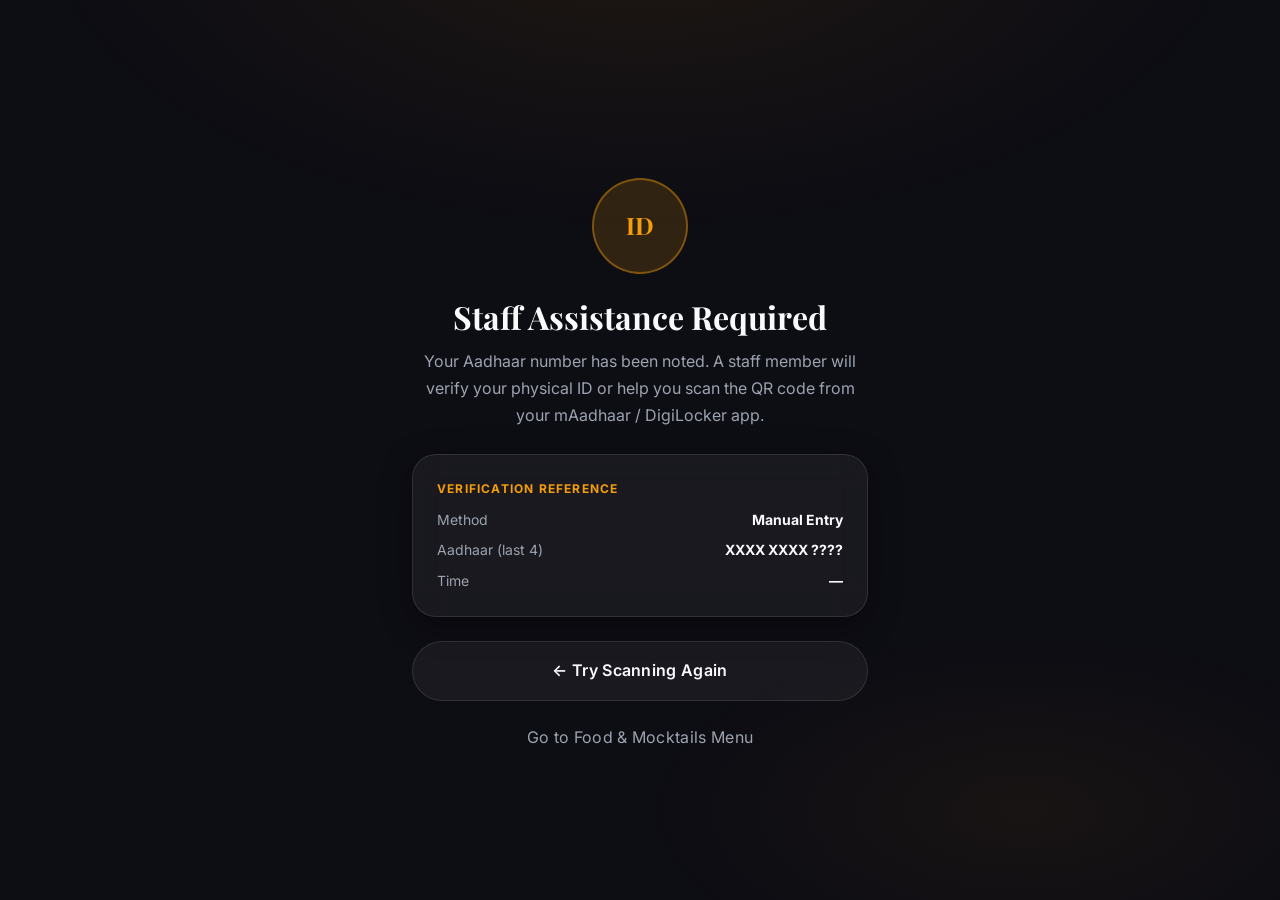
<file: staff-verify.html>
<!DOCTYPE html>
<html lang="en">
<head>
  <meta charset="UTF-8">
  <meta name="viewport" content="width=device-width, initial-scale=1.0, maximum-scale=1.0, user-scalable=no">
  <meta name="theme-color" content="#0d0d14">
  <title>Staff Verification — Verify to Order</title>
  <link rel="manifest" href="manifest.json">
  <link rel="icon" href="assets/icons/icon-192.svg" type="image/svg+xml">
  <link rel="preconnect" href="https://fonts.googleapis.com">
  <link rel="preconnect" href="https://fonts.gstatic.com" crossorigin>
  <link href="https://fonts.googleapis.com/css2?family=Inter:wght@300;400;500;600;700&family=Playfair+Display:wght@700&display=swap" rel="stylesheet">
  <link rel="stylesheet" href="css/style.css">
</head>
<body>

<div class="page">
  <div class="container" style="padding-top:40px; text-align:center;">

    <div class="result-icon warning" style="margin-bottom:24px; font-family:var(--font-display); font-size:1.5rem; font-weight:700; color:var(--amber);">ID</div>

    <h2 style="margin-bottom:12px;">Staff Assistance Required</h2>

    <p style="margin-bottom:24px;">
      Your Aadhaar number has been noted. A staff member will verify your physical ID
      or help you scan the QR code from your mAadhaar / DigiLocker app.
    </p>

    <div class="card" style="text-align:left; margin-bottom:24px;" id="session-info">
      <!-- Populated by JS -->
    </div>

    <div style="display:flex; flex-direction:column; gap:12px;">
      <a href="scan.html" class="btn btn-secondary">← Try Scanning Again</a>
      <a href="menu-safe.html" class="btn btn-ghost">Go to Food &amp; Mocktails Menu</a>
    </div>

  </div>
</div>

<script>
  const data = JSON.parse(sessionStorage.getItem('hop_verify') || '{}');
  const infoEl = document.getElementById('session-info');
  const time   = data.timestamp ? new Date(data.timestamp).toLocaleTimeString() : '—';

  infoEl.innerHTML = `
    <p style="font-size:0.75rem;font-weight:700;letter-spacing:0.1em;text-transform:uppercase;color:var(--amber);margin-bottom:10px;">
      Verification Reference
    </p>
    <div style="display:flex;flex-direction:column;gap:8px;font-size:0.875rem;color:var(--text-secondary);">
      <div style="display:flex;justify-content:space-between;">
        <span>Method</span><strong style="color:var(--text-primary);">Manual Entry</strong>
      </div>
      <div style="display:flex;justify-content:space-between;">
        <span>Aadhaar (last 4)</span><strong style="color:var(--text-primary);">XXXX XXXX ${data.aadhaarLast4 || '????'}</strong>
      </div>
      <div style="display:flex;justify-content:space-between;">
        <span>Time</span><strong style="color:var(--text-primary);">${time}</strong>
      </div>
    </div>
  `;
</script>

</body>
</html>
</file>
<file: css/style.css>
/* ======================================================
   Verify to Order — Design System
   Dark craft-beer aesthetic, amber accents, mobile-first
   ====================================================== */

/* ---------- Variables ---------- */
:root {
  --bg-primary:   #0d0d14;
  --bg-card:      rgba(255,255,255,0.05);
  --bg-card-hover:rgba(255,255,255,0.08);
  --border:       rgba(255,255,255,0.1);
  --amber:        #f59e0b;
  --amber-light:  #fcd34d;
  --amber-dark:   #d97706;
  --green:        #10b981;
  --green-dark:   #059669;
  --red:          #ef4444;
  --red-dark:     #dc2626;
  --blue:         #3b82f6;
  --text-primary: #f9fafb;
  --text-secondary:#9ca3af;
  --text-muted:   #6b7280;
  --font-sans:    'Inter', -apple-system, BlinkMacSystemFont, sans-serif;
  --font-display: 'Playfair Display', Georgia, serif;
  --radius-sm:    8px;
  --radius-md:    16px;
  --radius-lg:    24px;
  --radius-full:  9999px;
  --shadow-glow:  0 0 40px rgba(245,158,11,0.15);
  --shadow-card:  0 8px 32px rgba(0,0,0,0.4);
  --transition:   all 0.25s cubic-bezier(0.4, 0, 0.2, 1);
}

/* ---------- Reset & Base ---------- */
*, *::before, *::after { box-sizing: border-box; margin: 0; padding: 0; }

html {
  font-size: 16px;
  scroll-behavior: smooth;
  -webkit-text-size-adjust: 100%;
}

body {
  font-family: var(--font-sans);
  background: var(--bg-primary);
  color: var(--text-primary);
  min-height: 100dvh;
  line-height: 1.6;
  overscroll-behavior: none;
  -webkit-font-smoothing: antialiased;
}

/* Background mesh gradient */
body::before {
  content: '';
  position: fixed;
  inset: 0;
  background:
    radial-gradient(ellipse 80% 60% at 50% -10%, rgba(245,158,11,0.08) 0%, transparent 60%),
    radial-gradient(ellipse 60% 40% at 80% 90%, rgba(245,158,11,0.05) 0%, transparent 50%);
  pointer-events: none;
  z-index: 0;
}

/* ---------- Typography ---------- */
h1, h2, h3 { font-family: var(--font-display); line-height: 1.2; }
h1 { font-size: clamp(2rem, 6vw, 3rem); }
h2 { font-size: clamp(1.4rem, 4vw, 2rem); }
h3 { font-size: clamp(1.1rem, 3vw, 1.4rem); }
p  { color: var(--text-secondary); line-height: 1.7; }
a  { color: var(--amber); text-decoration: none; }

/* ---------- Layout ---------- */
.container {
  max-width: 480px;
  margin: 0 auto;
  padding: 0 20px;
  position: relative;
}

.page {
  min-height: 100dvh;
  display: flex;
  flex-direction: column;
  padding-bottom: env(safe-area-inset-bottom, 16px);
}

/* ---------- Glass Card ---------- */
.card {
  background: var(--bg-card);
  border: 1px solid var(--border);
  border-radius: var(--radius-lg);
  backdrop-filter: blur(16px);
  -webkit-backdrop-filter: blur(16px);
  padding: 24px;
  box-shadow: var(--shadow-card);
}

/* ---------- Buttons ---------- */
.btn {
  display: inline-flex;
  align-items: center;
  justify-content: center;
  gap: 10px;
  width: 100%;
  padding: 16px 24px;
  border: none;
  border-radius: var(--radius-full);
  font-family: var(--font-sans);
  font-size: 1rem;
  font-weight: 600;
  cursor: pointer;
  transition: var(--transition);
  text-decoration: none;
  letter-spacing: 0.02em;
  -webkit-tap-highlight-color: transparent;
  user-select: none;
}

.btn-primary {
  background: linear-gradient(135deg, #f59e0b 0%, #d97706 100%);
  color: #0d0d14;
  box-shadow: 0 4px 20px rgba(245,158,11,0.45);
}
.btn-primary:hover, .btn-primary:focus-visible {
  background: linear-gradient(135deg, #fbbf24 0%, #f59e0b 100%);
  transform: translateY(-2px);
  box-shadow: 0 8px 28px rgba(245,158,11,0.55);
}
.btn-primary:active { transform: translateY(0); }

.btn-secondary {
  background: var(--bg-card);
  color: var(--text-primary);
  border: 1px solid var(--border);
}
.btn-secondary:hover { background: var(--bg-card-hover); border-color: rgba(255,255,255,0.2); }

.btn-ghost {
  background: transparent;
  color: var(--text-secondary);
  font-weight: 400;
  padding: 12px;
}
.btn-ghost:hover { color: var(--text-primary); }

.btn-success {
  background: linear-gradient(135deg, var(--green) 0%, var(--green-dark) 100%);
  color: #fff;
  box-shadow: 0 4px 20px rgba(16,185,129,0.3);
}

.btn-danger {
  background: linear-gradient(135deg, var(--red) 0%, var(--red-dark) 100%);
  color: #fff;
  box-shadow: 0 4px 20px rgba(239,68,68,0.3);
}

.btn:disabled {
  opacity: 0.5;
  cursor: not-allowed;
  transform: none !important;
}

/* ---------- Badges / Pills ---------- */
.badge {
  display: inline-flex;
  align-items: center;
  gap: 6px;
  padding: 6px 14px;
  border-radius: var(--radius-full);
  font-size: 0.8rem;
  font-weight: 600;
  letter-spacing: 0.04em;
}
.badge-amber { background: rgba(245,158,11,0.15); color: var(--amber); border: 1px solid rgba(245,158,11,0.3); }
.badge-green { background: rgba(16,185,129,0.15); color: var(--green); border: 1px solid rgba(16,185,129,0.3); }
.badge-red   { background: rgba(239,68,68,0.15);  color: var(--red);   border: 1px solid rgba(239,68,68,0.3); }
.badge-blue  { background: rgba(59,130,246,0.15); color: var(--blue);  border: 1px solid rgba(59,130,246,0.3); }

/* ---------- Divider ---------- */
.divider {
  display: flex;
  align-items: center;
  gap: 12px;
  color: var(--text-muted);
  font-size: 0.85rem;
  margin: 8px 0;
}
.divider::before, .divider::after {
  content: '';
  flex: 1;
  height: 1px;
  background: var(--border);
}

/* ---------- Logo / Header ---------- */
.app-header {
  padding: 24px 0 16px;
  text-align: center;
}

.logo-mark {
  display: inline-flex;
  align-items: center;
  justify-content: center;
  width: 64px;
  height: 64px;
  background: linear-gradient(135deg, rgba(245,158,11,0.2) 0%, rgba(245,158,11,0.05) 100%);
  border: 1px solid rgba(245,158,11,0.3);
  border-radius: var(--radius-md);
  margin-bottom: 12px;
  font-size: 1.1rem;
  font-family: var(--font-display);
  font-weight: 700;
  color: var(--amber);
  letter-spacing: 0.05em;
}

.brand-name {
  font-family: var(--font-display);
  font-size: 1.3rem;
  color: var(--amber);
  letter-spacing: 0.08em;
}

/* ---------- Privacy Points ---------- */
.privacy-list {
  list-style: none;
  display: flex;
  flex-direction: column;
  gap: 10px;
}
.privacy-list li {
  display: flex;
  align-items: flex-start;
  gap: 10px;
  font-size: 0.875rem;
  color: var(--text-secondary);
}
.privacy-list .icon {
  font-size: 1rem;
  flex-shrink: 0;
  margin-top: 1px;
}

/* ================================================================
   SCANNER PAGE
   ================================================================ */

/* Gallery / Upload */
.upload-zone {
  border: 2px dashed var(--border);
  border-radius: var(--radius-lg);
  padding: 40px 20px;
  text-align: center;
  cursor: pointer;
  transition: var(--transition);
  position: relative;
}
.upload-zone:hover,
.upload-zone.drag-over {
  border-color: var(--amber);
  background: rgba(245,158,11,0.05);
}
.upload-zone input[type="file"] {
  position: absolute;
  inset: 0;
  opacity: 0;
  cursor: pointer;
  width: 100%;
  height: 100%;
}
.upload-icon { font-size: 3rem; margin-bottom: 12px; display: block; }
.upload-zone p { font-size: 0.9rem; margin-bottom: 4px; color: var(--text-secondary); }
.upload-zone small { color: var(--text-muted); font-size: 0.8rem; }

/* Image preview */
.img-preview-wrapper {
  border-radius: var(--radius-lg);
  overflow: hidden;
  position: relative;
  display: none;
}
.img-preview-wrapper.visible { display: block; }
#preview-img {
  width: 100%;
  max-height: 320px;
  object-fit: contain;
  background: #000;
  display: block;
}
.img-preview-clear {
  position: absolute;
  top: 8px;
  right: 8px;
  background: rgba(0,0,0,0.7);
  border: none;
  border-radius: 50%;
  width: 32px;
  height: 32px;
  color: #fff;
  cursor: pointer;
  font-size: 1rem;
  display: flex;
  align-items: center;
  justify-content: center;
}

/* Status banner */
.status-banner {
  display: flex;
  align-items: center;
  gap: 12px;
  padding: 14px 18px;
  border-radius: var(--radius-md);
  font-size: 0.9rem;
  font-weight: 500;
  opacity: 0;
  transform: translateY(-8px);
  transition: var(--transition);
}
.status-banner.visible {
  opacity: 1;
  transform: translateY(0);
}
.status-banner.info    { background: rgba(59,130,246,0.15);  border: 1px solid rgba(59,130,246,0.3);  color: #93c5fd; }
.status-banner.success { background: rgba(16,185,129,0.15);  border: 1px solid rgba(16,185,129,0.3);  color: #6ee7b7; }
.status-banner.error   { background: rgba(239,68,68,0.15);   border: 1px solid rgba(239,68,68,0.3);   color: #fca5a5; }
.status-banner.warning { background: rgba(245,158,11,0.15);  border: 1px solid rgba(245,158,11,0.3);  color: var(--amber); }

/* Spinner */
.spinner {
  width: 18px;
  height: 18px;
  border: 2px solid currentColor;
  border-top-color: transparent;
  border-radius: 50%;
  animation: spin 0.7s linear infinite;
  flex-shrink: 0;
}
@keyframes spin { to { transform: rotate(360deg); } }

/* Manual fallback */
.manual-entry {
  display: none;
}
.manual-entry.visible { display: block; }

.input-group {
  position: relative;
  margin-bottom: 12px;
}

.input-field {
  width: 100%;
  padding: 14px 16px;
  background: rgba(255,255,255,0.05);
  border: 1px solid var(--border);
  border-radius: var(--radius-md);
  color: var(--text-primary);
  font-family: var(--font-sans);
  font-size: 1rem;
  transition: var(--transition);
  -webkit-appearance: none;
  appearance: none;
}
.input-field:focus {
  outline: none;
  border-color: var(--amber);
  background: rgba(245,158,11,0.05);
  box-shadow: 0 0 0 3px rgba(245,158,11,0.1);
}
.input-field::placeholder { color: var(--text-muted); }

/* Aadhaar number formatting input */
.aadhaar-input {
  letter-spacing: 0.15em;
  font-size: 1.1rem;
  text-align: center;
}

/* ================================================================
   RESULT / REDIRECT PAGE
   ================================================================ */

.result-icon {
  width: 96px;
  height: 96px;
  border-radius: 50%;
  display: flex;
  align-items: center;
  justify-content: center;
  font-size: 2.5rem;
  margin: 0 auto 24px;
  animation: popIn 0.5s cubic-bezier(0.34, 1.56, 0.64, 1) forwards;
}
.result-icon.success { background: rgba(16,185,129,0.15);  border: 2px solid rgba(16,185,129,0.4);  }
.result-icon.failure { background: rgba(239,68,68,0.15);   border: 2px solid rgba(239,68,68,0.4);   }
.result-icon.warning { background: rgba(245,158,11,0.15);  border: 2px solid rgba(245,158,11,0.4);  }

@keyframes popIn {
  from { transform: scale(0.5); opacity: 0; }
  to   { transform: scale(1);   opacity: 1; }
}

.countdown-ring {
  display: inline-flex;
  align-items: center;
  justify-content: center;
  width: 48px;
  height: 48px;
  border-radius: 50%;
  border: 3px solid var(--amber);
  font-size: 1.2rem;
  font-weight: 700;
  color: var(--amber);
  font-family: var(--font-sans);
}

/* ================================================================
   MENU PAGES
   ================================================================ */

.menu-header {
  padding: 24px 0 16px;
  border-bottom: 1px solid var(--border);
  margin-bottom: 16px;
}

.verify-strip {
  display: flex;
  align-items: center;
  gap: 10px;
  padding: 10px 16px;
  background: rgba(16,185,129,0.08);
  border: 1px solid rgba(16,185,129,0.2);
  border-radius: var(--radius-md);
  font-size: 0.85rem;
  color: var(--green);
  margin-bottom: 16px;
}

/* Category tabs */
.menu-tabs {
  display: flex;
  gap: 8px;
  overflow-x: auto;
  padding-bottom: 4px;
  scrollbar-width: none;
  -webkit-overflow-scrolling: touch;
}
.menu-tabs::-webkit-scrollbar { display: none; }

.menu-tab {
  flex-shrink: 0;
  padding: 8px 18px;
  border-radius: var(--radius-full);
  border: 1px solid var(--border);
  background: transparent;
  color: var(--text-secondary);
  font-family: var(--font-sans);
  font-size: 0.875rem;
  font-weight: 500;
  cursor: pointer;
  transition: var(--transition);
  white-space: nowrap;
  -webkit-tap-highlight-color: transparent;
}
.menu-tab.active {
  background: var(--amber);
  color: #0d0d14;
  border-color: var(--amber);
  font-weight: 600;
}

/* Menu section */
.menu-section { display: none; }
.menu-section.active { display: block; }

.section-label {
  font-size: 0.75rem;
  font-weight: 700;
  letter-spacing: 0.1em;
  text-transform: uppercase;
  color: var(--amber);
  margin: 24px 0 12px;
}

/* Menu item card */
.menu-item {
  display: flex;
  align-items: flex-start;
  gap: 14px;
  padding: 16px;
  background: var(--bg-card);
  border: 1px solid var(--border);
  border-radius: var(--radius-md);
  margin-bottom: 10px;
  transition: var(--transition);
}
.menu-item:hover { background: var(--bg-card-hover); }

.menu-item-emoji { font-size: 2rem; flex-shrink: 0; line-height: 1; }

.menu-item-info { flex: 1; }
.menu-item-info h4 { font-family: var(--font-sans); font-weight: 600; font-size: 0.95rem; margin-bottom: 4px; }
.menu-item-info p  { font-size: 0.8rem; color: var(--text-muted); line-height: 1.5; margin: 0; }

.menu-item-meta {
  display: flex;
  flex-direction: column;
  align-items: flex-end;
  gap: 6px;
  flex-shrink: 0;
}
.price { font-weight: 700; font-size: 1rem; color: var(--amber); }
.abv   { font-size: 0.75rem; color: var(--text-muted); }

.menu-item-tag {
  font-size: 0.7rem;
  padding: 2px 8px;
  border-radius: var(--radius-full);
  background: rgba(245,158,11,0.1);
  color: var(--amber);
  border: 1px solid rgba(245,158,11,0.25);
}

/* Bottom order bar */
.order-bar {
  position: sticky;
  bottom: 0;
  left: 0; right: 0;
  /* background: rgba(13,13,20,1); */
  backdrop-filter: blur(20px);
  -webkit-backdrop-filter: blur(20px);
  /* border-top: 1px solid var(--border); */
  padding: 12px 20px calc(12px + env(safe-area-inset-bottom, 0px));
}

/* ================================================================
   UTILITY
   ================================================================ */
.text-center { text-align: center; }
.mt-8  { margin-top:  8px; }
.mt-12 { margin-top: 12px; }
.mt-16 { margin-top: 16px; }
.mt-20 { margin-top: 20px; }
.mt-24 { margin-top: 24px; }
.mt-32 { margin-top: 32px; }
.mb-8  { margin-bottom:  8px; }
.mb-12 { margin-bottom: 12px; }
.mb-16 { margin-bottom: 16px; }
.mb-24 { margin-bottom: 24px; }
.gap-8  { gap:  8px; }
.gap-12 { gap: 12px; }
.gap-16 { gap: 16px; }
.flex   { display: flex; }
.flex-col { flex-direction: column; }
.flex-center { align-items: center; justify-content: center; }
.w-full { width: 100%; }
.hidden { display: none !important; }

/* Fade-in on load */
.fade-in {
  animation: fadeIn 0.5s ease forwards;
}
@keyframes fadeIn {
  from { opacity: 0; transform: translateY(16px); }
  to   { opacity: 1; transform: translateY(0); }
}
.delay-1 { animation-delay: 0.1s; opacity: 0; }
.delay-2 { animation-delay: 0.2s; opacity: 0; }
.delay-3 { animation-delay: 0.3s; opacity: 0; }

/* ================================================================
   TOAST NOTIFICATIONS
   ================================================================ */

#toast-container {
  position: fixed;
  bottom: calc(env(safe-area-inset-bottom, 16px) + 16px);
  left: 50%;
  transform: translateX(-50%);
  z-index: 9999;
  display: flex;
  flex-direction: column-reverse;
  gap: 8px;
  width: calc(100% - 32px);
  max-width: 460px;
  pointer-events: none;
}

.toast {
  display: flex;
  align-items: flex-start;
  gap: 10px;
  padding: 13px 16px;
  border-radius: var(--radius-md);
  font-size: 0.875rem;
  font-weight: 500;
  line-height: 1.5;
  opacity: 0;
  transform: translateY(12px);
  transition: opacity 0.3s ease, transform 0.3s ease;
  pointer-events: auto;
  cursor: pointer;
  backdrop-filter: blur(12px);
  -webkit-backdrop-filter: blur(12px);
  box-shadow: 0 4px 20px rgba(0,0,0,0.45);
}
.toast.visible    { opacity: 1; transform: translateY(0); }
.toast-icon       { flex-shrink: 0; font-size: 1rem; margin-top: 1px; }
.toast-info       { background: rgba(30,64,175,0.93);  color: #bfdbfe; border: 1px solid rgba(59,130,246,0.4); }
.toast-success    { background: rgba(6,78,59,0.93);    color: #6ee7b7; border: 1px solid rgba(16,185,129,0.4); }
.toast-error      { background: rgba(127,29,29,0.93);  color: #fca5a5; border: 1px solid rgba(239,68,68,0.4); }
.toast-warning    { background: rgba(120,53,15,0.93);  color: #fde68a; border: 1px solid rgba(245,158,11,0.4); }

/* ================================================================
   CAMERA UI
   ================================================================ */

/* Tab switcher (Gallery / Camera) */
.scan-tabs {
  display: flex;
  gap: 0;
  background: var(--bg-card);
  border: 1px solid var(--border);
  border-radius: var(--radius-full);
  padding: 4px;
}

.scan-tab {
  flex: 1;
  padding: 10px 16px;
  border-radius: var(--radius-full);
  border: none;
  background: transparent;
  color: var(--text-secondary);
  font-family: var(--font-sans);
  font-size: 0.9rem;
  font-weight: 500;
  cursor: pointer;
  transition: var(--transition);
  -webkit-tap-highlight-color: transparent;
  user-select: none;
}

.scan-tab.active {
  background: var(--amber);
  color: #0d0d14;
  font-weight: 600;
}

/* Camera container — fixed size, no layout shift during scan */
.camera-wrapper {
  position: relative;
  width: 100%;
  /* Fallback height for browsers without aspect-ratio (older Android) */
  height: 380px;
  /* Modern browsers override with aspect-ratio */
  aspect-ratio: 3/4;
  max-height: 420px;
  background: #000;
  border-radius: var(--radius-lg);
  overflow: hidden;
}

/* Video fills the container; transform-origin center for CSS zoom fallback */
#camera-video {
  position: absolute;
  inset: 0;
  width: 100%;
  height: 100%;
  object-fit: cover;
  display: block;
  transform-origin: center center;
  transition: transform 0.2s ease;
}

/* Card alignment guide overlay (landscape ratio = Aadhaar card) */
.camera-guide-frame {
  position: absolute;
  top: 50%;
  left: 50%;
  transform: translate(-50%, -50%);
  width: 80%;
  /* Fallback height for browsers without aspect-ratio */
  height: 50%;
  aspect-ratio: 1.586 / 1;
  border: 2px solid rgba(245,158,11,0.8);
  border-radius: 10px;
  pointer-events: none;
  box-shadow: 0 0 0 9999px rgba(0,0,0,0.38);
  z-index: 1;
}

/* Corner accent marks */
.camera-guide-frame::before,
.camera-guide-frame::after {
  content: '';
  position: absolute;
  width: 20px;
  height: 20px;
  border-color: var(--amber);
  border-style: solid;
}
.camera-guide-frame::before {
  top: -2px; left: -2px;
  border-width: 3px 0 0 3px;
  border-radius: 10px 0 0 0;
}
.camera-guide-frame::after {
  bottom: -2px; right: -2px;
  border-width: 0 3px 3px 0;
  border-radius: 0 0 10px 0;
}

/* Guidance text shown only when card-like object detected */
.camera-guidance {
  position: absolute;
  bottom: 14px;
  left: 50%;
  transform: translateX(-50%);
  background: rgba(0,0,0,0.72);
  color: #fff;
  padding: 6px 18px;
  border-radius: var(--radius-full);
  font-size: 0.85rem;
  font-weight: 500;
  white-space: nowrap;
  pointer-events: none;
  opacity: 0;
  transition: opacity 0.3s ease;
  backdrop-filter: blur(6px);
  -webkit-backdrop-filter: blur(6px);
  z-index: 2;
}

.camera-guidance.visible {
  opacity: 1;
}

/* Zoom controls below camera container */
.zoom-controls {
  display: flex;
  align-items: center;
  justify-content: center;
  gap: 20px;
}

.zoom-btn {
  width: 42px;
  height: 42px;
  border-radius: 50%;
  border: 1px solid var(--border);
  background: var(--bg-card);
  color: var(--text-primary);
  font-size: 1.3rem;
  font-weight: 500;
  line-height: 1;
  cursor: pointer;
  transition: var(--transition);
  display: flex;
  align-items: center;
  justify-content: center;
  -webkit-tap-highlight-color: transparent;
  user-select: none;
  flex-shrink: 0;
}

.zoom-btn:hover  { background: var(--bg-card-hover); border-color: rgba(255,255,255,0.2); }
.zoom-btn:active { transform: scale(0.9); }

.zoom-label {
  font-size: 0.875rem;
  color: var(--text-secondary);
  min-width: 32px;
  text-align: center;
  font-variant-numeric: tabular-nums;
}

/* Responsive tweaks for larger screens */
@media (min-width: 640px) {
  .container { padding: 0 32px; }
  .camera-wrapper { aspect-ratio: 4/3; max-height: none; }
}

@media (min-width: 1024px) {
  .page { justify-content: center; }
  .container { max-width: 520px; }
}
</file>
